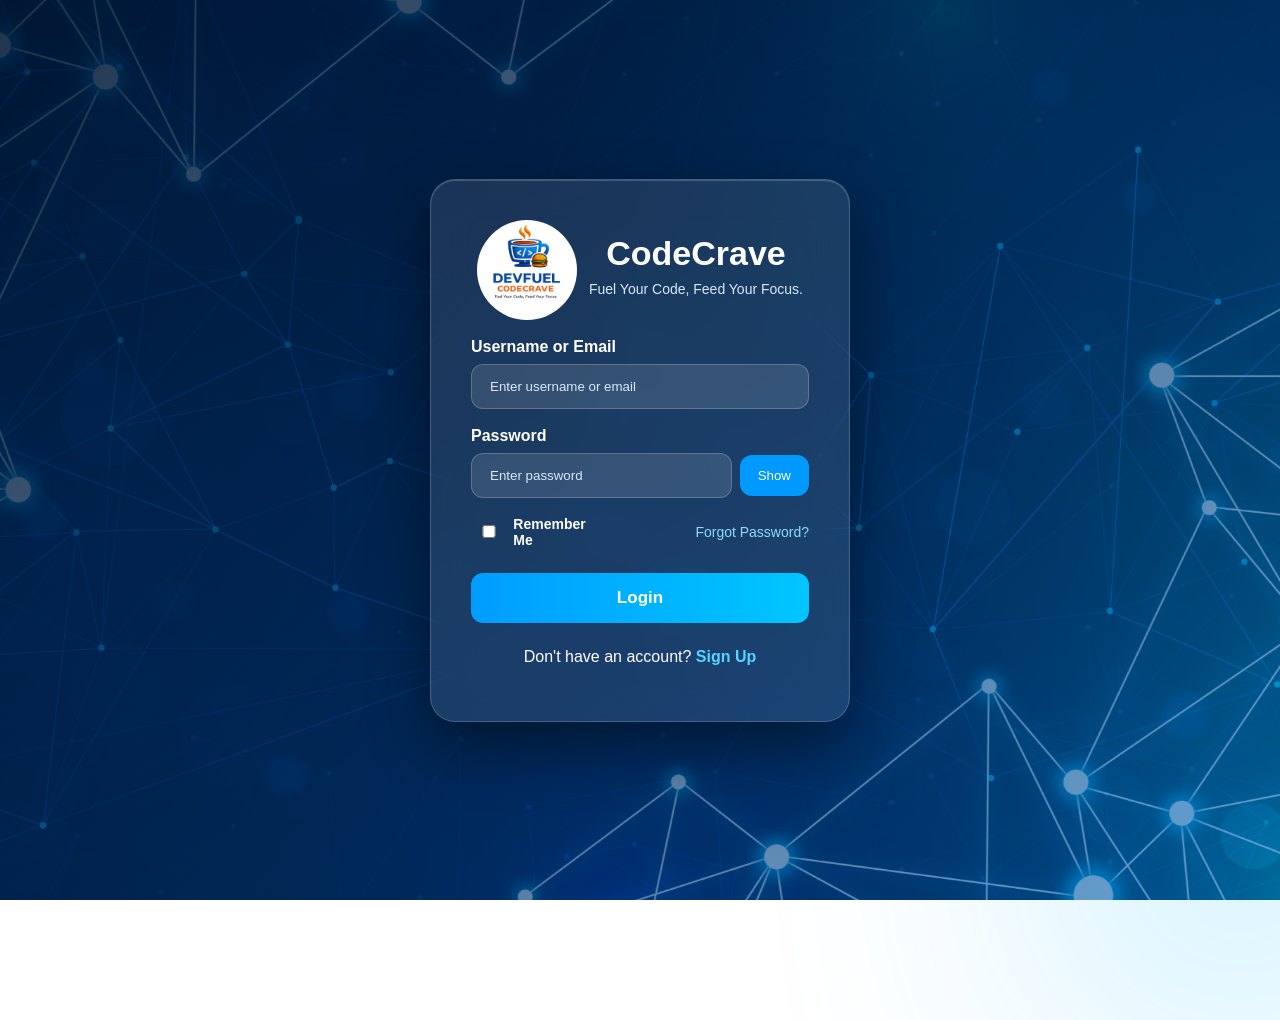
<file: index.html>
<!DOCTYPE html>
<html lang="en">
<head>
    <meta charset="UTF-8">
    <meta name="viewport" content="width=device-width, initial-scale=1.0">
    <title>Login Page</title>

    <link rel="stylesheet" href="style.css">
</head>
<body>

    <div class="background">
    <div class="circle"></div>
    <div class="circle"></div>
    </div>

<div class="container">
    <form id="loginForm" class="login-box">

        <div class="brand">
            <img src="Logo.png" alt="CodeCrave Logo" class="logo">
        <h2>CodeCrave</h2>

        </div>

        <label for="username">Username or Email</label>
        <input type="text" id="username" placeholder="Enter username or email">
        <small id="userError" class="error"></small>

        <label for="password">Password</label>

        <div class="password-box">
            <input type="password" id="password" placeholder="Enter password">
            <button type="button" id="togglePassword">Show</button>
        </div>

        <small id="passError" class="error"></small>

        <div class="options">
            <label>
                <input type="checkbox">
                Remember Me
            </label>

            <a href="#" id="forgotPassword">Forgot Password?</a>
        </div>

        <button type="submit" class="login-btn">Login</button>

        <p class="signup">
            Don't have an account?
            <a href="#" id="signUp">Sign Up</a>
        </p>

        <p id="message"></p>

    </form>
</div>

<script src="script.js"></script>

</body>
</html>
</file>
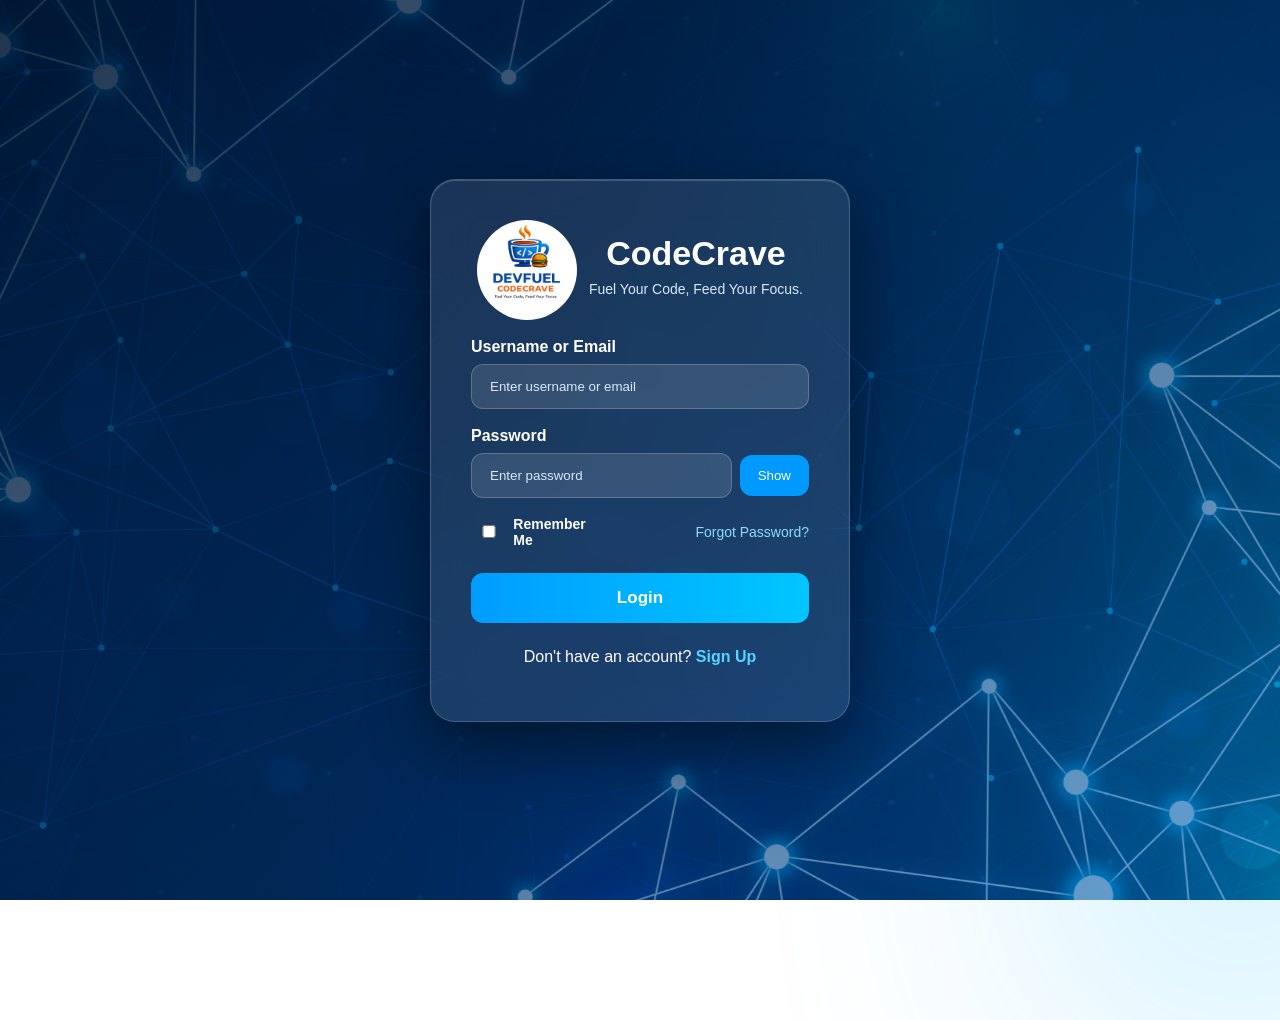
<file: E-Commerce/index.html>
<!DOCTYPE html>
<html lang="en">
<head>
    <meta charset="UTF-8">
    <meta name="viewport" content="width=device-width, initial-scale=1.0">
    <title>Login Page</title>

    <link rel="stylesheet" href="style.css">
</head>
<body>

    <div class="background">
    <div class="circle"></div>
    <div class="circle"></div>
    </div>

<div class="container">
    <form id="loginForm" class="login-box">

        <div class="brand">
            <img src="Logo.png" alt="CodeCrave Logo" class="logo">
        <h2>CodeCrave</h2>

        </div>

        <label for="username">Username or Email</label>
        <input type="text" id="username" placeholder="Enter username or email">
        <small id="userError" class="error"></small>

        <label for="password">Password</label>

        <div class="password-box">
            <input type="password" id="password" placeholder="Enter password">
            <button type="button" id="togglePassword">Show</button>
        </div>

        <small id="passError" class="error"></small>

        <div class="options">
            <label>
                <input type="checkbox">
                Remember Me
            </label>

            <a href="#" id="forgotPassword">Forgot Password?</a>
        </div>

        <button type="submit" class="login-btn">Login</button>

        <p class="signup">
            Don't have an account?
            <a href="#" id="signUp">Sign Up</a>
        </p>

        <p id="message"></p>

    </form>
</div>

<script src="script.js"></script>

</body>
</html>
</file>
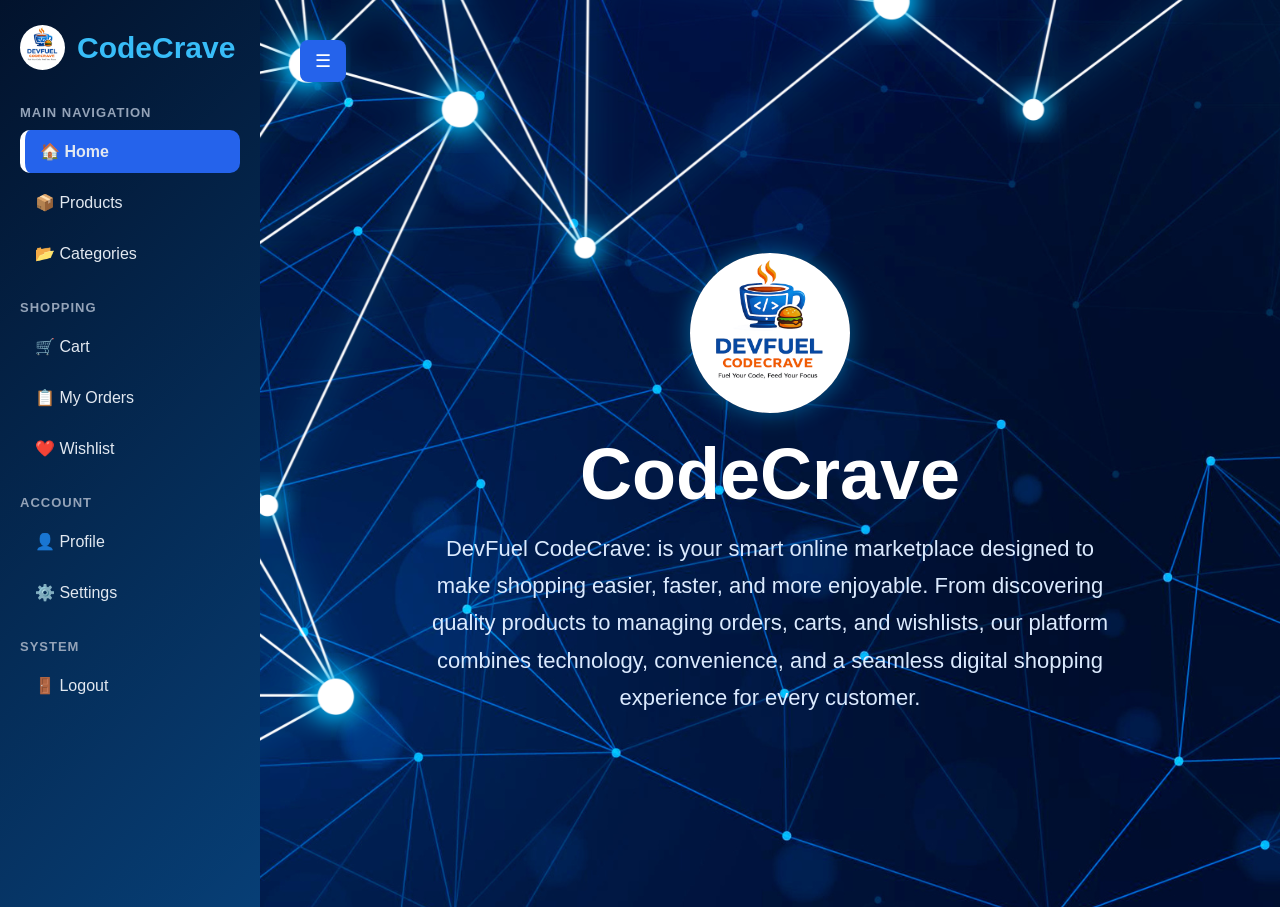
<file: side-menu.html>
<!DOCTYPE html>
<html lang="en">
<head>
    <meta charset="UTF-8">
    <meta name="viewport" content="width=device-width, initial-scale=1.0">
    <title>CodeCrave Dashboard</title>
    <link rel="stylesheet" href="side-menu.css">
</head>
<body>
    
        <div class="sidebar" id="sidebar">
            <div class="logo">
    <img src="Logo.png" alt="CodeCrave Logo" class="sidebar-logo">
    <span>CodeCrave</span>

    </div>
            <div class="menu-group"> 
            <h4>Main Navigation</h4>
            <a href="#" class="active">🏠 Home</a> 
            <a href="#">📦 Products</a> 
            <a href="#">📂 Categories</a> 
        
        </div> 
        
        
        <div class="menu-group"> 
            <h4>Shopping</h4> 
            <a href="#">🛒 Cart</a> 
            <a href="#">📋 My Orders</a> 
            <a href="#">❤️ Wishlist</a> 
        
        </div> 
        
        
        <div class="menu-group"> 
            <h4>Account</h4> 
            <a href="#">👤 Profile</a> 
            <a href="#">⚙️ Settings</a> 
        
        </div> 
        
            
        <div class="menu-group"> 
            <h4>System</h4> 
            <a href="#" id="logoutBtn">🚪 Logout</a> 
        
        </div> 
    
    </div> 
    
    <div class="main-content"> 
        <button class="toggle-btn" onclick="toggleMenu()">☰</button> 
        
       <div class="hero">
    <img src="Logo.png" alt="CodeCrave Logo" class="hero-logo">

    <h1>CodeCrave</h1>

    <p class="tagline">
        
        DevFuel CodeCrave: 
        is your smart online marketplace designed to make 
        shopping easier, faster, and more enjoyable. From discovering quality 
        products to managing orders, carts, and wishlists, our platform combines 
        technology, convenience, and a seamless digital shopping experience 
        for every customer.
</p>

</div>
    
    </div> 
    
    <script src="side-menu.js"></script> 

</body> 
</html>
</file>
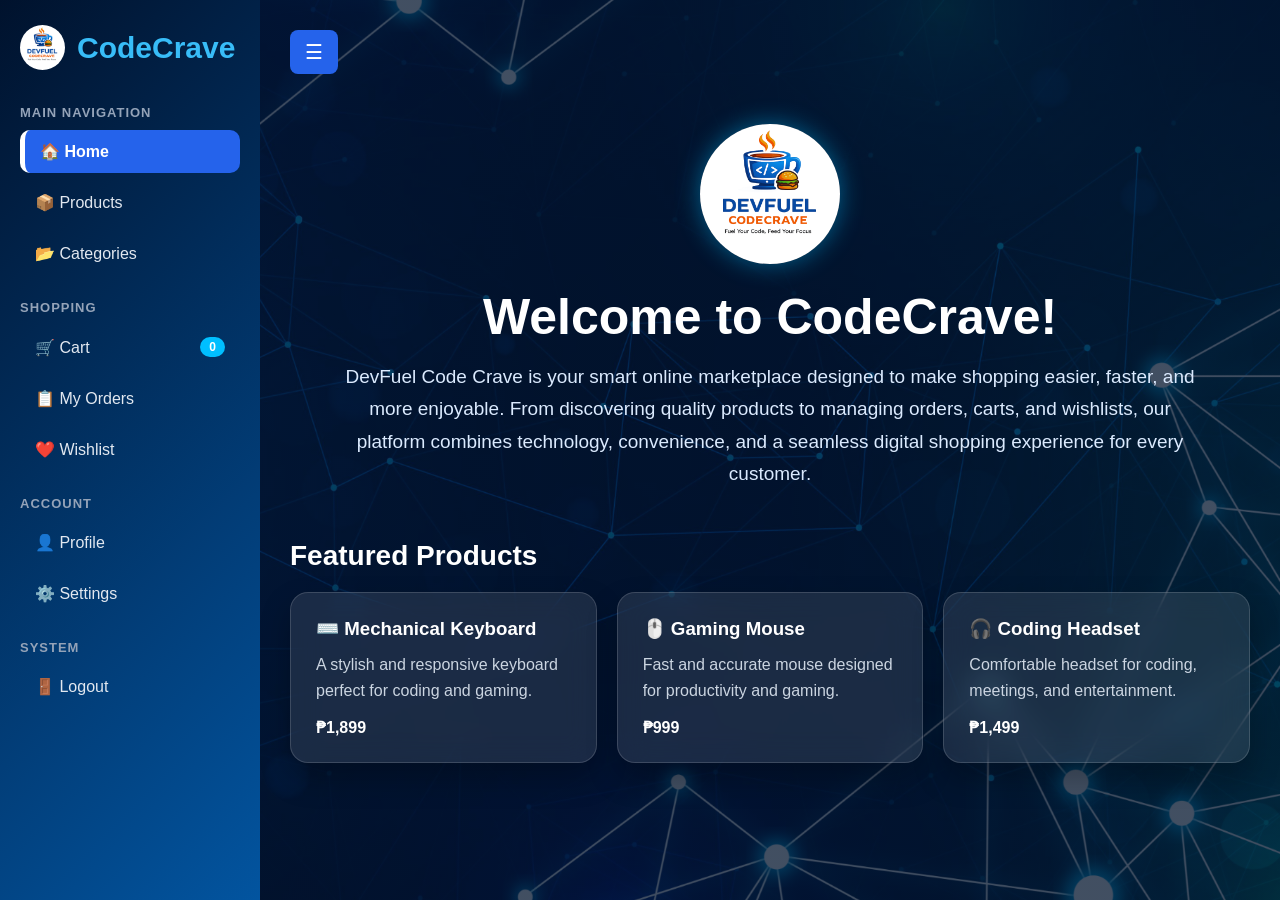
<file: E-Commerce/side-menu.html>
<!DOCTYPE html>
<html lang="en">

<head>
    <meta charset="UTF-8">
    <meta name="viewport" content="width=device-width, initial-scale=1.0">

    <title>CodeCrave</title>

    <link rel="stylesheet" href="side-menu.css">
</head>

<body>

    <div class="sidebar" id="sidebar">

        <div class="logo">
            <img src="Logo.png" alt="CodeCrave Logo" class="sidebar-logo">
            <span>CodeCrave</span>
        </div>

        <div class="menu-group">

            <h4>Main Navigation</h4>

            <a href="Side-menu contents/Home.html" class="menu-link active">
                🏠 Home
            </a>

            <a href="Side-menu contents/Products.html" class="menu-link">
                📦 Products
            </a>

            <a href="Side-menu contents/Categories.html" class="menu-link">
                📂 Categories
            </a>

        </div>

        <div class="menu-group">

            <h4>Shopping</h4>

            <a href="Side-menu contents/Cart.html" class="menu-link">
                🛒 Cart
                <span class="cart-count" id="cartCount">0</span>
            </a>

            <a href="Side-menu contents/My Orders.html" class="menu-link">
                📋 My Orders
            </a>

            <a href="Side-menu contents/Wishlist.html" class="menu-link">
                ❤️ Wishlist
            </a>

        </div>

        <div class="menu-group">

            <h4>Account</h4>

            <a href="Side-menu contents/Profile.html" class="menu-link">
                👤 Profile
            </a>

            <a href="Side-menu contents/Setting.html" class="menu-link">
                ⚙️ Settings
            </a>

        </div>

        <div class="menu-group">

            <h4>System</h4>

            <a href="#" id="logoutBtn">
                🚪 Logout
            </a>

        </div>

    </div>


    <div class="main-content">

        <button class="toggle-btn" id="toggleBtn">☰</button>


        <section id="home" class="content-section active-section">

            <div class="hero">

                <img src="Logo.png"
                     alt="CodeCrave Logo"
                     class="hero-logo">

                <h1>Welcome to CodeCrave!</h1>

                <p class="tagline">
                    DevFuel Code Crave is your smart online marketplace
                    designed to make shopping easier, faster, and more enjoyable.
                    From discovering quality products to managing orders, carts,
                    and wishlists, our platform combines technology, convenience,
                    and a seamless digital shopping experience for every customer.
                </p>

            </div>

            
            <h2 class="section-title">
                Featured Products
            </h2>


            <div class="cards">

                <div class="card">

                    <h3>⌨️ Mechanical Keyboard</h3>

                    <p>
                        A stylish and responsive keyboard perfect
                        for coding and gaming.
                    </p>

                    <strong>₱1,899</strong>

                </div>


                <div class="card">

                    <h3>🖱️ Gaming Mouse</h3>

                    <p>
                        Fast and accurate mouse designed for
                        productivity and gaming.
                    </p>

                    <strong>₱999</strong>

                </div>


                <div class="card">

                    <h3>🎧 Coding Headset</h3>

                    <p>
                        Comfortable headset for coding,
                        meetings, and entertainment.
                    </p>

                    <strong>₱1,499</strong>

                </div>

            </div>

        </section>

    </div>


    <script src="side-menu.js"></script>

</body>
</html>
</file>
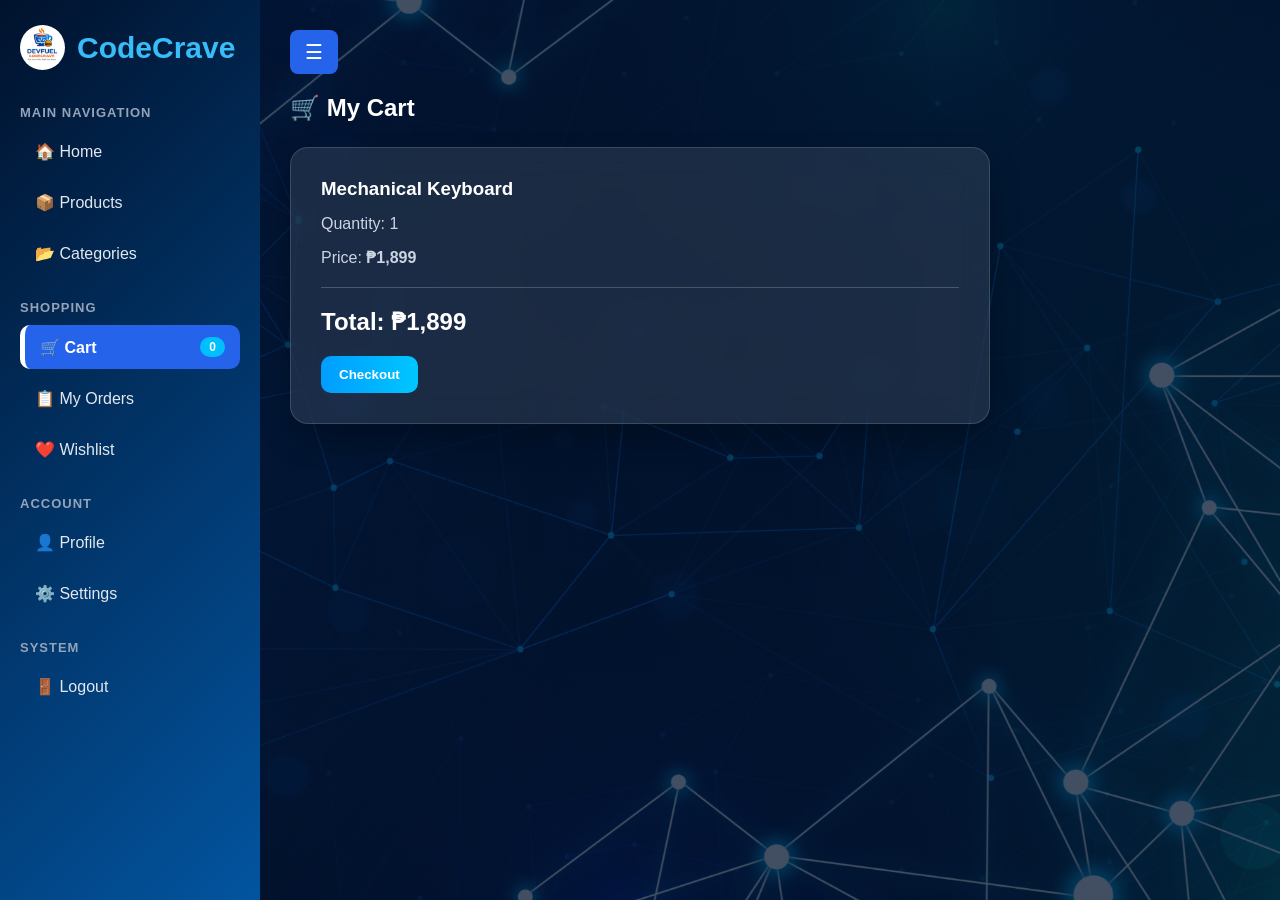
<file: E-Commerce/Side-menu contents/Cart.html>
<!DOCTYPE html>
<html lang="en">
<head>
    <meta charset="UTF-8">
    <meta name="viewport" content="width=device-width, initial-scale=1.0">
    <title>Cart</title>
    <link rel="stylesheet" href="../side-menu.css">
</head>
<body>

       <div class="sidebar" id="sidebar">

        <div class="logo">
            <img src="../Logo.png" alt="CodeCrave Logo" class="sidebar-logo">
            <span>CodeCrave</span>
        </div>

        <div class="menu-group">

            <h4>Main Navigation</h4>

            <a href="Home.html" class="menu-link">
                🏠 Home
            </a>

            <a href="Products.html" class="menu-link">
                📦 Products
            </a>

            <a href="Categories.html" class="menu-link">
                📂 Categories
            </a>

        </div>

        <div class="menu-group">

            <h4>Shopping</h4>

            <a href="Cart.html" class="menu-link active">
                🛒 Cart
                <span class="cart-count" id="cartCount">0</span>
            </a>

            <a href="My Orders.html" class="menu-link">
                📋 My Orders
            </a>

            <a href="Wishlist.html" class="menu-link">
                ❤️ Wishlist
            </a>

        </div>

        <div class="menu-group">

            <h4>Account</h4>

            <a href="Profile.html" class="menu-link">
                👤 Profile
            </a>

            <a href="Setting.html" class="menu-link">
                ⚙️ Settings
            </a>

        </div>

        <div class="menu-group">

            <h4>System</h4>

            <a href="#" id="logoutBtn">
                🚪 Logout
            </a>

        </div>

    </div>


    <!-- ================================
         MAIN CONTENT
    ================================= -->

    <div class="main-content">

        <button class="toggle-btn" id="toggleBtn">
            ☰
        </button>


        <!-- CART CONTENT -->

        <section id="cart" class="content-section active-section">

            <h1>🛒 My Cart</h1>

            <div class="cart-box">

                <h3>Mechanical Keyboard</h3>

                <p>
                    Quantity:
                    <span id="quantity">1</span>
                </p>

                <p>
                    Price:
                    <strong>₱1,899</strong>
                </p>

                <hr>

                <h2>
                    Total: ₱1,899
                </h2>

                <button class="action-btn" id="checkoutBtn">
                    Checkout
                </button>

            </div>

        </section>

    </div>

</section>
            <script src="../side-menu.js"></script>
</body>
</html>
</file>
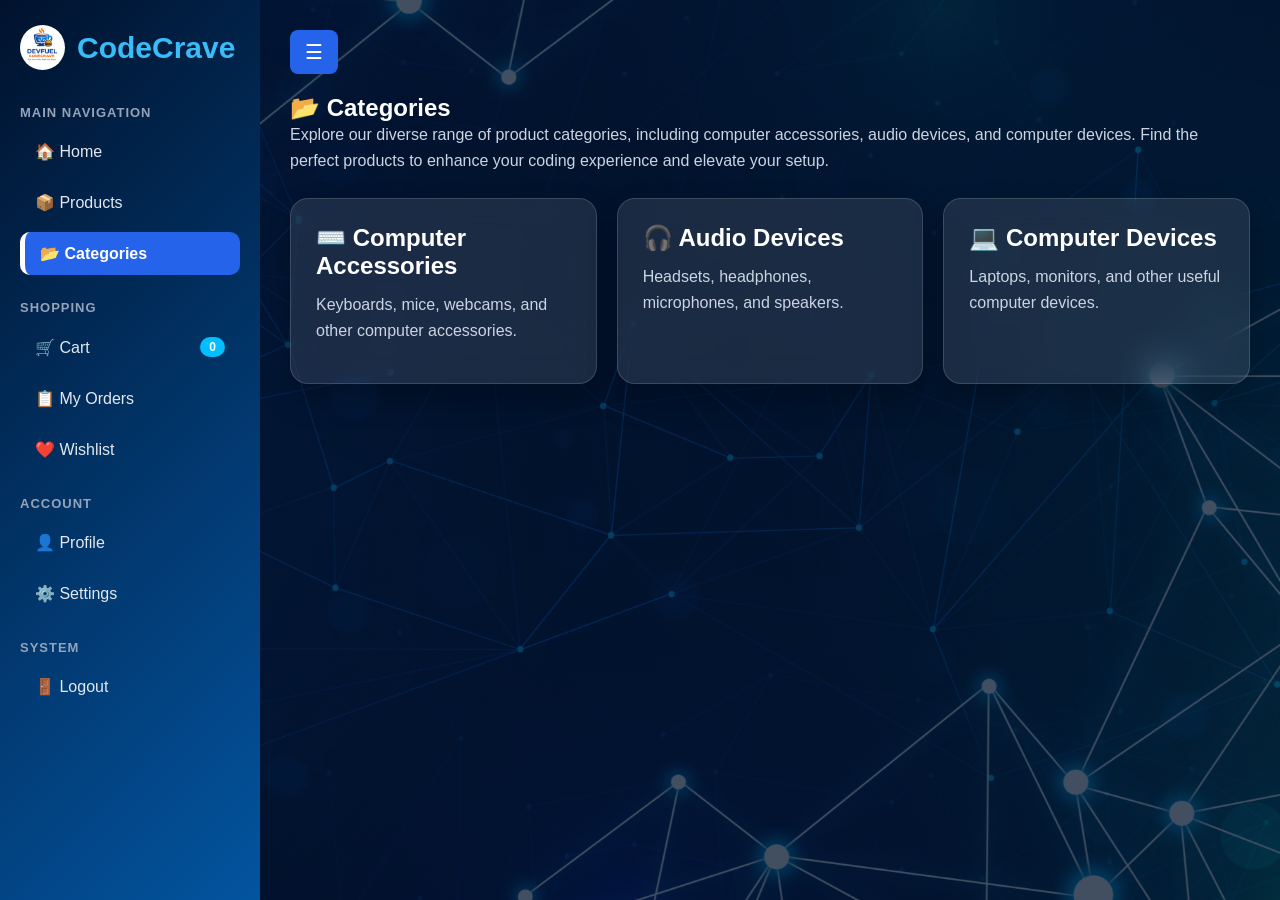
<file: E-Commerce/Side-menu contents/Categories.html>
<!DOCTYPE html>
<html lang="en">

<head>
    <meta charset="UTF-8">
    <meta name="viewport" content="width=device-width, initial-scale=1.0">
    <title>Categories</title>

    <link rel="stylesheet" href="../side-menu.css">
</head>

<body>

    <!-- SIDEBAR -->
    <div class="sidebar" id="sidebar">

        <div class="logo">
            <img src="../Logo.png" alt="CodeCrave Logo" class="sidebar-logo">
            <span>CodeCrave</span>
        </div>

        <div class="menu-group">

            <h4>Main Navigation</h4>

            <a href="Home.html" class="menu-link">
                🏠 Home
            </a>

            <a href="Products.html" class="menu-link">
                📦 Products
            </a>

            <a href="Categories.html" class="menu-link active">
                📂 Categories
            </a>

        </div>

        <div class="menu-group">

            <h4>Shopping</h4>

            <a href="Cart.html" class="menu-link">
                🛒 Cart
                <span class="cart-count" id="cartCount">0</span>
            </a>

            <a href="My Orders.html" class="menu-link">
                📋 My Orders
            </a>

            <a href="Wishlist.html" class="menu-link">
                ❤️ Wishlist
            </a>

        </div>

        <div class="menu-group">

            <h4>Account</h4>

            <a href="Profile.html" class="menu-link">
                👤 Profile
            </a>

            <a href="Setting.html" class="menu-link">
                ⚙️ Settings
            </a>

        </div>

        <div class="menu-group">

            <h4>System</h4>

            <a href="#" id="logoutBtn">
                🚪 Logout
            </a>

        </div>

    </div>


    <!-- MAIN CONTENT -->
    <div class="main-content">

        <button class="toggle-btn" id="toggleBtn">☰</button>

        <section id="categories" class="content-section active-section">

            <h1>📂 Categories</h1>

            <p class="section-description">
                Explore our diverse range of product categories, including computer accessories, audio devices, and computer devices. Find the perfect products to enhance your coding experience and elevate your setup.
            </p>

            <div class="cards">

                <div class="category-card">

                    <h2>⌨️ Computer Accessories</h2>

                    <p>
                        Keyboards, mice, webcams,
                        and other computer accessories.
                    </p>

                </div>

                <div class="category-card">

                    <h2>🎧 Audio Devices</h2>

                    <p>
                        Headsets, headphones,
                        microphones, and speakers.
                    </p>

                </div>

                <div class="category-card">

                    <h2>💻 Computer Devices</h2>

                    <p>
                        Laptops, monitors,
                        and other useful computer devices.
                    </p>

                </div>

            </div>

        </section>

    </div>

    <script src="../side-menu.js"></script>

</body>
</html>
</file>
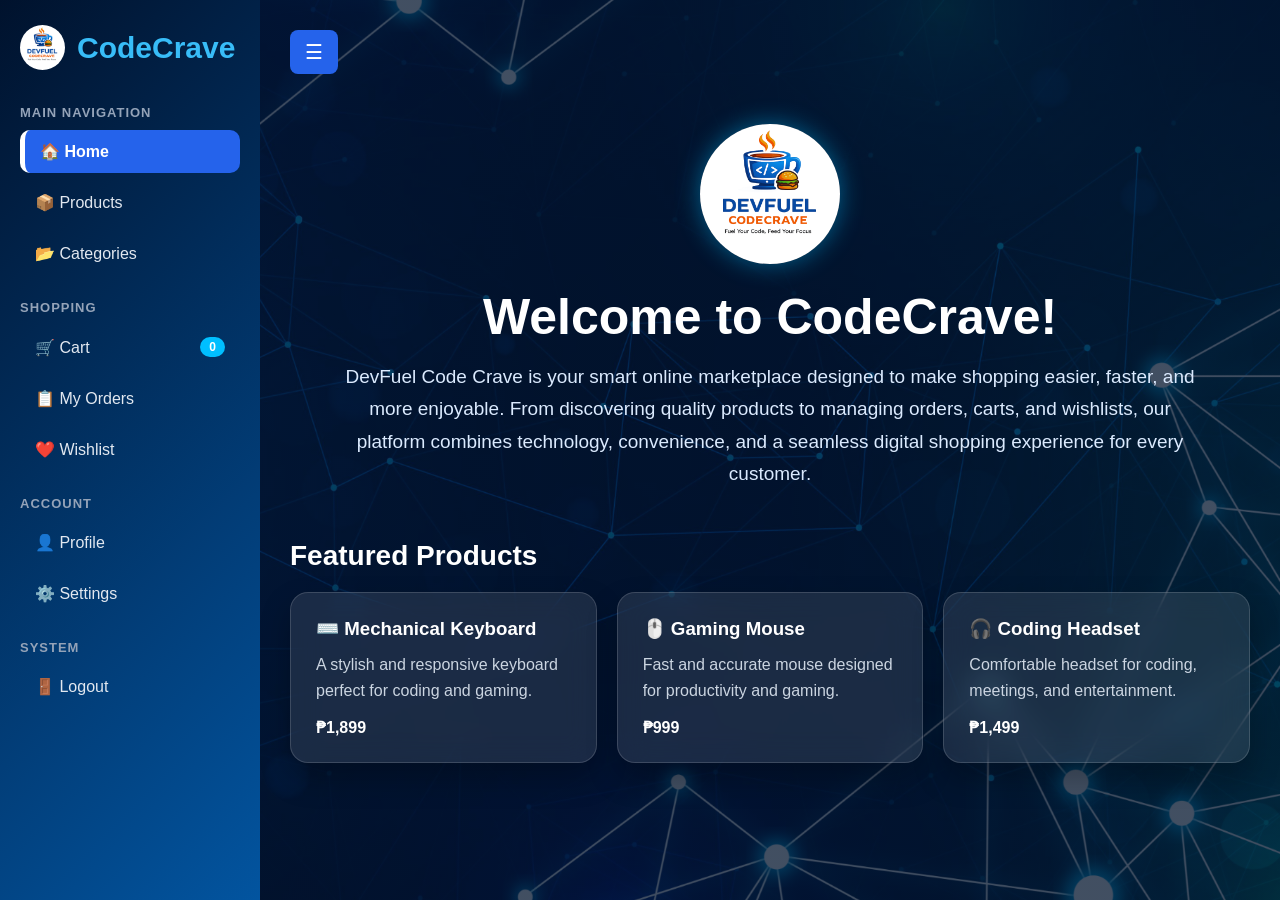
<file: E-Commerce/Side-menu contents/Home.html>
<!DOCTYPE html>
<html lang="en">

<head>
    <meta charset="UTF-8">
    <meta name="viewport" content="width=device-width, initial-scale=1.0">

    <title>Home - CodeCrave</title>

    <link rel="stylesheet" href="../side-menu.css">
</head>

<body>

    <div class="sidebar" id="sidebar">

        <div class="logo">
            <img src="../Logo.png" alt="CodeCrave Logo" class="sidebar-logo">
            <span>CodeCrave</span>
        </div>

        <div class="menu-group">

            <h4>Main Navigation</h4>

            <a href="Home.html" class="menu-link active">
                🏠 Home
            </a>

            <a href="Products.html" class="menu-link">
                📦 Products
            </a>

            <a href="Categories.html" class="menu-link">
                📂 Categories
            </a>

        </div>

        <div class="menu-group">

            <h4>Shopping</h4>

            <a href="Cart.html" class="menu-link">
                🛒 Cart
                <span class="cart-count" id="cartCount">0</span>
            </a>

            <a href="My Orders.html" class="menu-link">
                📋 My Orders
            </a>

            <a href="Wishlist.html" class="menu-link">
                ❤️ Wishlist
            </a>

        </div>

        <div class="menu-group">

            <h4>Account</h4>

            <a href="Profile.html" class="menu-link">
                👤 Profile
            </a>

            <a href="Setting.html" class="menu-link">
                ⚙️ Settings
            </a>

        </div>

        <div class="menu-group">

            <h4>System</h4>

            <a href="#" id="logoutBtn">
                🚪 Logout
            </a>

        </div>

    </div>


    <div class="main-content">

        <button class="toggle-btn" id="toggleBtn">☰</button>


        <section id="home" class="content-section active-section">

            <div class="hero">

                <img src="../Logo.png"
                     alt="CodeCrave Logo"
                     class="hero-logo">

                <h1>Welcome to CodeCrave!</h1>

                <p class="tagline">
                    DevFuel Code Crave is your smart online marketplace
                    designed to make shopping easier, faster, and more enjoyable.
                    From discovering quality products to managing orders, carts,
                    and wishlists, our platform combines technology, convenience,
                    and a seamless digital shopping experience for every customer.
                </p>

            </div>


            <h2 class="section-title">
                Featured Products
            </h2>


            <div class="cards">

                <div class="card">

                    <h3>⌨️ Mechanical Keyboard</h3>

                    <p>
                        A stylish and responsive keyboard perfect
                        for coding and gaming.
                    </p>

                    <strong>₱1,899</strong>

                </div>


                <div class="card">

                    <h3>🖱️ Gaming Mouse</h3>

                    <p>
                        Fast and accurate mouse designed for
                        productivity and gaming.
                    </p>

                    <strong>₱999</strong>

                </div>


                <div class="card">

                    <h3>🎧 Coding Headset</h3>

                    <p>
                        Comfortable headset for coding,
                        meetings, and entertainment.
                    </p>

                    <strong>₱1,499</strong>

                </div>

            </div>

        </section>

    </div>


    <script src="../side-menu.js"></script>

</body>

</html>
</file>
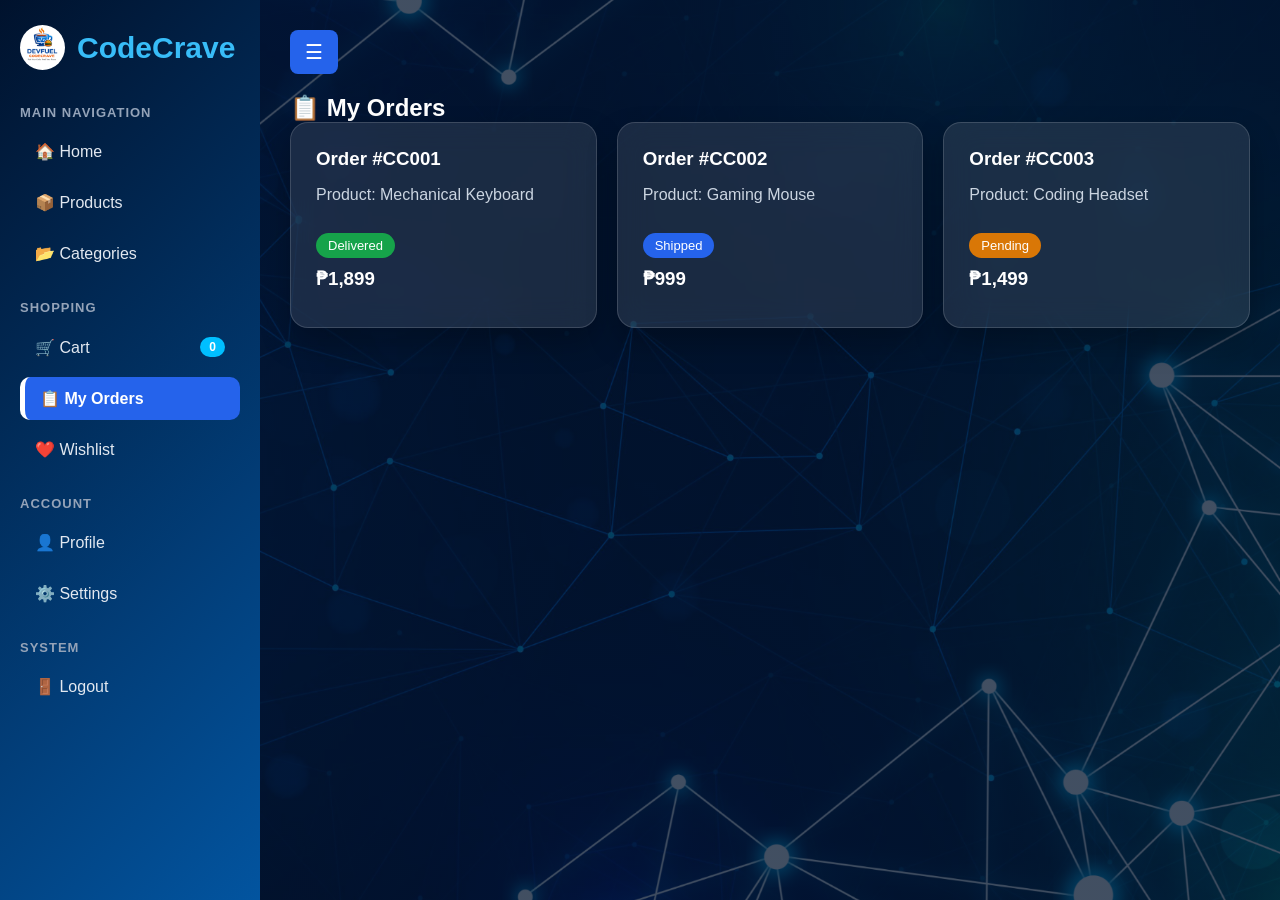
<file: E-Commerce/Side-menu contents/My Orders.html>
<!DOCTYPE html>
<html lang="en">

<head>
    <meta charset="UTF-8">
    <meta name="viewport" content="width=device-width, initial-scale=1.0">
    <title>Categories</title>

    <link rel="stylesheet" href="../side-menu.css">
</head>

<body>

    <!-- SIDEBAR -->
    <div class="sidebar" id="sidebar">

        <div class="logo">
            <img src="../Logo.png" alt="CodeCrave Logo" class="sidebar-logo">
            <span>CodeCrave</span>
        </div>

        <div class="menu-group">
            <h4>Main Navigation</h4>

            <a href="Home.html" class="menu-link">🏠 Home</a>
            <a href="Products.html" class="menu-link">📦 Products</a>
            <a href="Categories.html" class="menu-link">📂 Categories</a>
        </div>

        <div class="menu-group">
            <h4>Shopping</h4>

            <a href="Cart.html" class="menu-link">
                🛒 Cart
                <span class="cart-count" id="cartCount">0</span>
            </a>

            <a href="My Orders.html" class="menu-link active">
                📋 My Orders
            </a>

            <a href="Wishlist.html" class="menu-link">❤️ Wishlist</a>
        </div>

        <div class="menu-group">
            <h4>Account</h4>

            <a href="Profile.html" class="menu-link">👤 Profile</a>
            <a href="Setting.html" class="menu-link">⚙️ Settings</a>
        </div>

        <div class="menu-group">
            <h4>System</h4>
            <a href="#" id="logoutBtn">🚪 Logout</a>
        </div>

    </div>


    <!-- MAIN CONTENT -->
    <div class="main-content">

        <button class="toggle-btn" id="toggleBtn">☰</button>

        <!-- DITO MISMO ANG EXISTING ORDERS CONTENT MO -->

        <section id="orders" class="content-section active-section">

            <h1>📋 My Orders</h1>

            <div class="cards">

                <div class="order-card">
                    <h3>Order #CC001</h3>

                    <p>
                        Product: Mechanical Keyboard
                    </p>

                    <span class="status delivered">
                        Delivered
                    </span>

                    <h3>₱1,899</h3>
                </div>

                <div class="order-card">
                    <h3>Order #CC002</h3>

                    <p>
                        Product: Gaming Mouse
                    </p>

                    <span class="status shipped">
                        Shipped
                    </span>

                    <h3>₱999</h3>
                </div>

                <div class="order-card">
                    <h3>Order #CC003</h3>

                    <p>
                        Product: Coding Headset
                    </p>

                    <span class="status pending">
                        Pending
                    </span>

                    <h3>₱1,499</h3>
                </div>

            </div>

        </section>

    </div>

    <script src="../side-menu.js"></script>

</body>
</file>
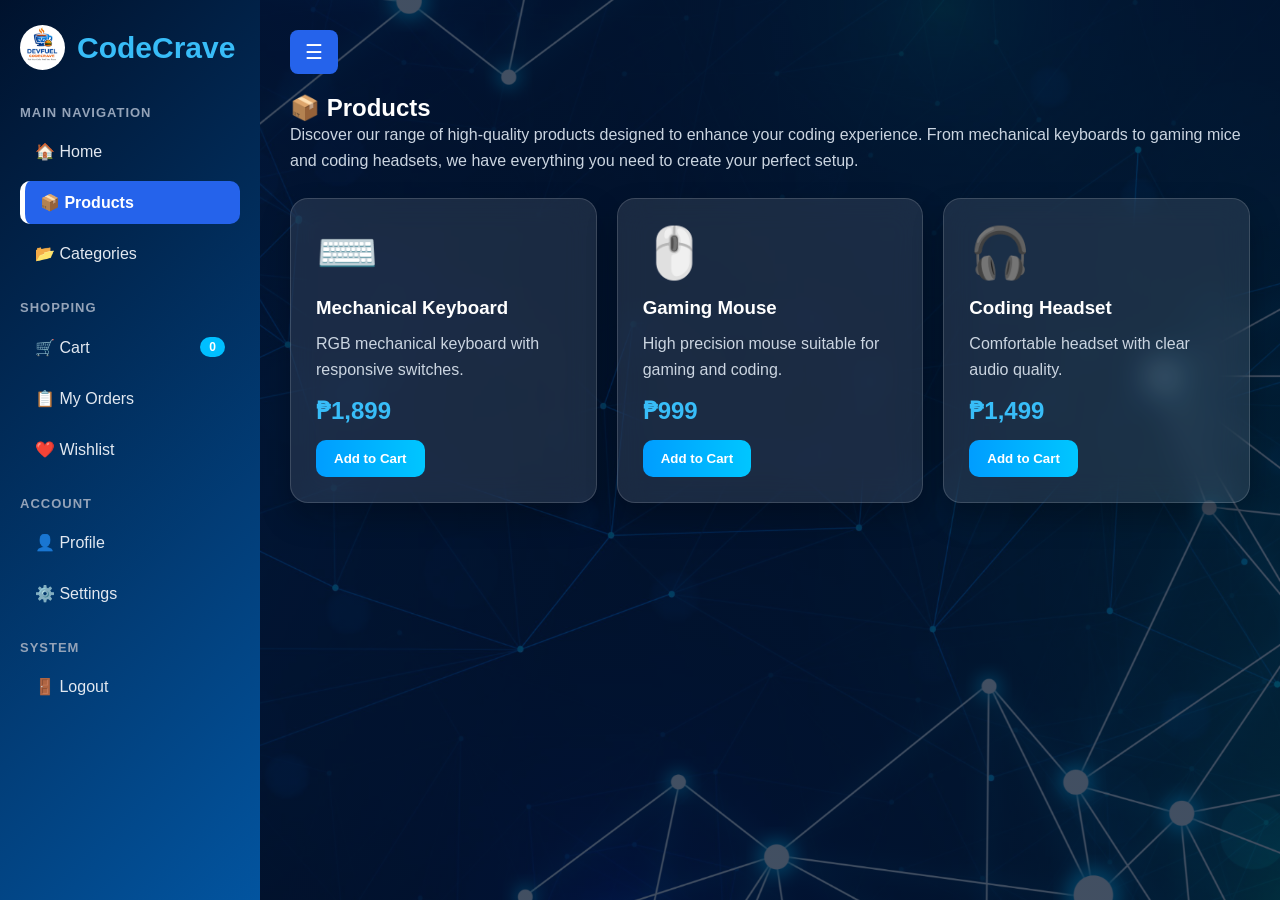
<file: E-Commerce/Side-menu contents/Products.html>
<!DOCTYPE html>
<html lang="en">

<head>
    <meta charset="UTF-8">
    <meta name="viewport" content="width=device-width, initial-scale=1.0">
    <title>Products - CodeCrave</title>
    <link rel="stylesheet" href="../side-menu.css">
</head>

<body>

    <div class="sidebar" id="sidebar">

        <div class="logo">
            <img src="../Logo.png" alt="CodeCrave Logo" class="sidebar-logo">
            <span>CodeCrave</span>
        </div>

        <div class="menu-group">

            <h4>Main Navigation</h4>

            <a href="Home.html" class="menu-link">
                🏠 Home
            </a>

            <a href="Products.html" class="menu-link active">
                📦 Products
            </a>

            <a href="Categories.html" class="menu-link">
                📂 Categories
            </a>

        </div>

        <div class="menu-group">

            <h4>Shopping</h4>

            <a href="Cart.html" class="menu-link">
                🛒 Cart
                <span class="cart-count" id="cartCount">0</span>
            </a>

            <a href="My Orders.html" class="menu-link">
                📋 My Orders
            </a>

            <a href="Wishlist.html" class="menu-link">
                ❤️ Wishlist
            </a>

        </div>

        <div class="menu-group">

            <h4>Account</h4>

            <a href="Profile.html" class="menu-link">
                👤 Profile
            </a>

            <a href="Setting.html" class="menu-link">
                ⚙️ Settings
            </a>

        </div>

        <div class="menu-group">

            <h4>System</h4>

            <a href="#" id="logoutBtn">
                🚪 Logout
            </a>

        </div>

    </div>


    <div class="main-content">

        <button class="toggle-btn" id="toggleBtn">
            ☰
        </button>

        <section id="products" class="content-section active-section">

            <h1>📦 Products</h1>

            <p class="section-description">
                Discover our range of high-quality products designed to enhance your coding experience. From mechanical keyboards to gaming mice and coding headsets, we have everything you need to create your perfect setup.
            </p>

            <div class="cards">

                <div class="product-card">

                    <div class="product-icon">
                        ⌨️
                    </div>

                    <h3>Mechanical Keyboard</h3>

                    <p>
                        RGB mechanical keyboard with
                        responsive switches.
                    </p>

                    <h2>₱1,899</h2>

                    <button class="action-btn add-cart"
                            data-product="Mechanical Keyboard">
                        Add to Cart
                    </button>

                </div>


                <div class="product-card">

                    <div class="product-icon">
                        🖱️
                    </div>

                    <h3>Gaming Mouse</h3>

                    <p>
                        High precision mouse suitable
                        for gaming and coding.
                    </p>

                    <h2>₱999</h2>

                    <button class="action-btn add-cart"
                            data-product="Gaming Mouse">
                        Add to Cart
                    </button>

                </div>


                <div class="product-card">

                    <div class="product-icon">
                        🎧
                    </div>

                    <h3>Coding Headset</h3>

                    <p>
                        Comfortable headset with
                        clear audio quality.
                    </p>

                    <h2>₱1,499</h2>

                    <button class="action-btn add-cart"
                            data-product="Coding Headset">
                        Add to Cart
                    </button>

                </div>

            </div>

        </section>

    </div>


    <script src="../side-menu.js"></script>

</body>
</html>
</file>
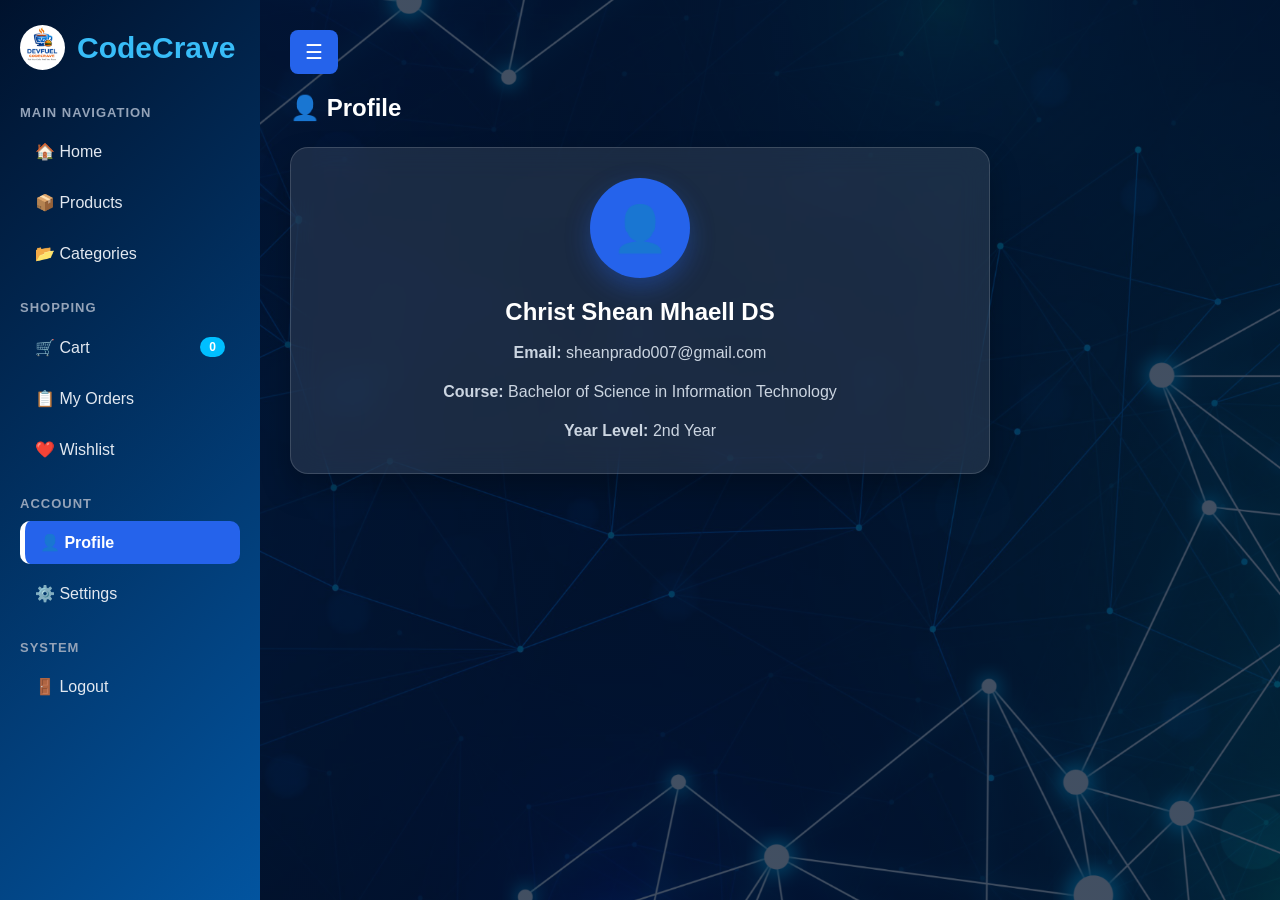
<file: E-Commerce/Side-menu contents/Profile.html>
<!DOCTYPE html>
<html lang="en">

<head>
    <meta charset="UTF-8">
    <meta name="viewport" content="width=device-width, initial-scale=1.0">
    <title>Profile</title>
    <link rel="stylesheet" href="../side-menu.css">
</head>

<body>

    <div class="sidebar" id="sidebar">

        <div class="logo">
            <img src="../Logo.png" alt="CodeCrave Logo" class="sidebar-logo">
            <span>CodeCrave</span>
        </div>

        <div class="menu-group">

            <h4>Main Navigation</h4>

            <a href="Home.html" class="menu-link">
                🏠 Home
            </a>

            <a href="Products.html" class="menu-link">
                📦 Products
            </a>

            <a href="Categories.html" class="menu-link">
                📂 Categories
            </a>

        </div>

        <div class="menu-group">

            <h4>Shopping</h4>

            <a href="Cart.html" class="menu-link">
                🛒 Cart
                <span class="cart-count" id="cartCount">0</span>
            </a>

            <a href="My Orders.html" class="menu-link">
                📋 My Orders
            </a>

            <a href="Wishlist.html" class="menu-link">
                ❤️ Wishlist
            </a>

        </div>

        <div class="menu-group">

            <h4>Account</h4>

            <a href="Profile.html" class="menu-link active">
                👤 Profile
            </a>

            <a href="Setting.html" class="menu-link">
                ⚙️ Settings
            </a>

        </div>

        <div class="menu-group">

            <h4>System</h4>

            <a href="#" id="logoutBtn">
                🚪 Logout
            </a>

        </div>

    </div>


    <div class="main-content">

        <button class="toggle-btn" id="toggleBtn">
            ☰
        </button>

        <section id="profile" class="content-section active-section">

            <h1>👤 Profile</h1>

            <div class="profile-box">

                <div class="profile-avatar">
                    👤
                </div>

                <h2>Christ Shean Mhaell DS</h2>

                <p>
                    <strong>Email:</strong>
                    sheanprado007@gmail.com
                </p>

                <p>
                    <strong>Course:</strong>
                    Bachelor of Science in Information Technology
                </p>

                <p>
                    <strong>Year Level:</strong>
                    2nd Year
                </p>

            </div>

        </section>

    </div>


    <script src="../side-menu.js"></script>

</body>
</html>
</file>
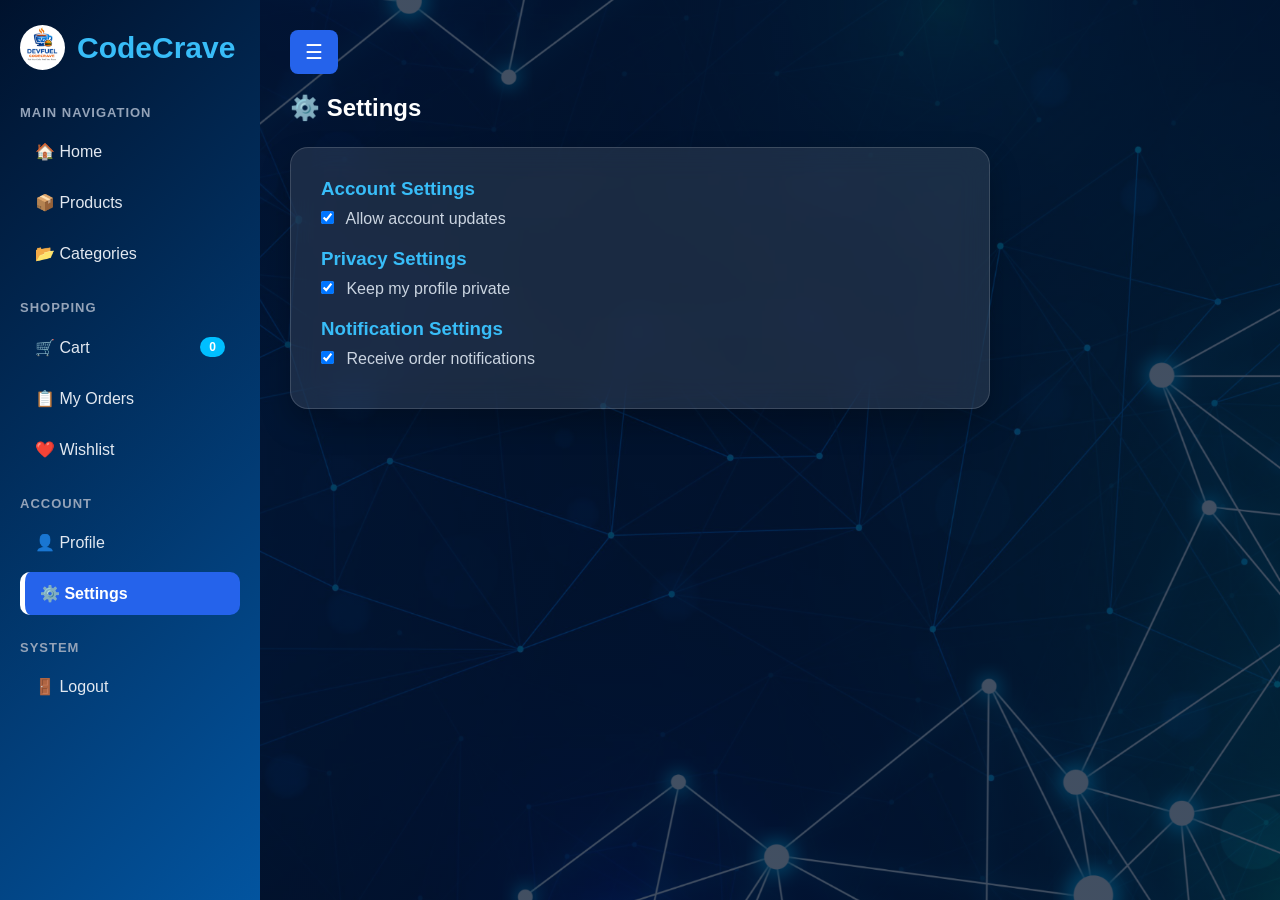
<file: E-Commerce/Side-menu contents/Setting.html>
<!DOCTYPE html>
<html lang="en">

<head>
    <meta charset="UTF-8">
    <meta name="viewport" content="width=device-width, initial-scale=1.0">
    <title>Settings</title>
    <link rel="stylesheet" href="../side-menu.css">
</head>

<body>

    <div class="sidebar" id="sidebar">

        <div class="logo">
            <img src="../Logo.png" alt="CodeCrave Logo" class="sidebar-logo">
            <span>CodeCrave</span>
        </div>

        <div class="menu-group">

            <h4>Main Navigation</h4>

            <a href="Home.html" class="menu-link">
                🏠 Home
            </a>

            <a href="Products.html" class="menu-link">
                📦 Products
            </a>

            <a href="Categories.html" class="menu-link">
                📂 Categories
            </a>

        </div>

        <div class="menu-group">

            <h4>Shopping</h4>

            <a href="Cart.html" class="menu-link">
                🛒 Cart
                <span class="cart-count" id="cartCount">0</span>
            </a>

            <a href="My Orders.html" class="menu-link">
                📋 My Orders
            </a>

            <a href="Wishlist.html" class="menu-link">
                ❤️ Wishlist
            </a>

        </div>

        <div class="menu-group">

            <h4>Account</h4>

            <a href="Profile.html" class="menu-link">
                👤 Profile
            </a>

            <a href="Setting.html" class="menu-link active">
                ⚙️ Settings
            </a>

        </div>

        <div class="menu-group">

            <h4>System</h4>

            <a href="#" id="logoutBtn">
                🚪 Logout
            </a>

        </div>

    </div>


    <div class="main-content">

        <button class="toggle-btn" id="toggleBtn">
            ☰
        </button>

        <section id="settings" class="content-section active-section">

            <h1>⚙️ Settings</h1>

            <div class="settings-box">

                <h3>Account Settings</h3>

                <label>
                    <input type="checkbox" checked>
                    Allow account updates
                </label>

                <h3>Privacy Settings</h3>

                <label>
                    <input type="checkbox" checked>
                    Keep my profile private
                </label>

                <h3>Notification Settings</h3>

                <label>
                    <input type="checkbox" checked>
                    Receive order notifications
                </label>

            </div>

        </section>

    </div>


    <script src="../side-menu.js"></script>

</body>
</html>
</file>
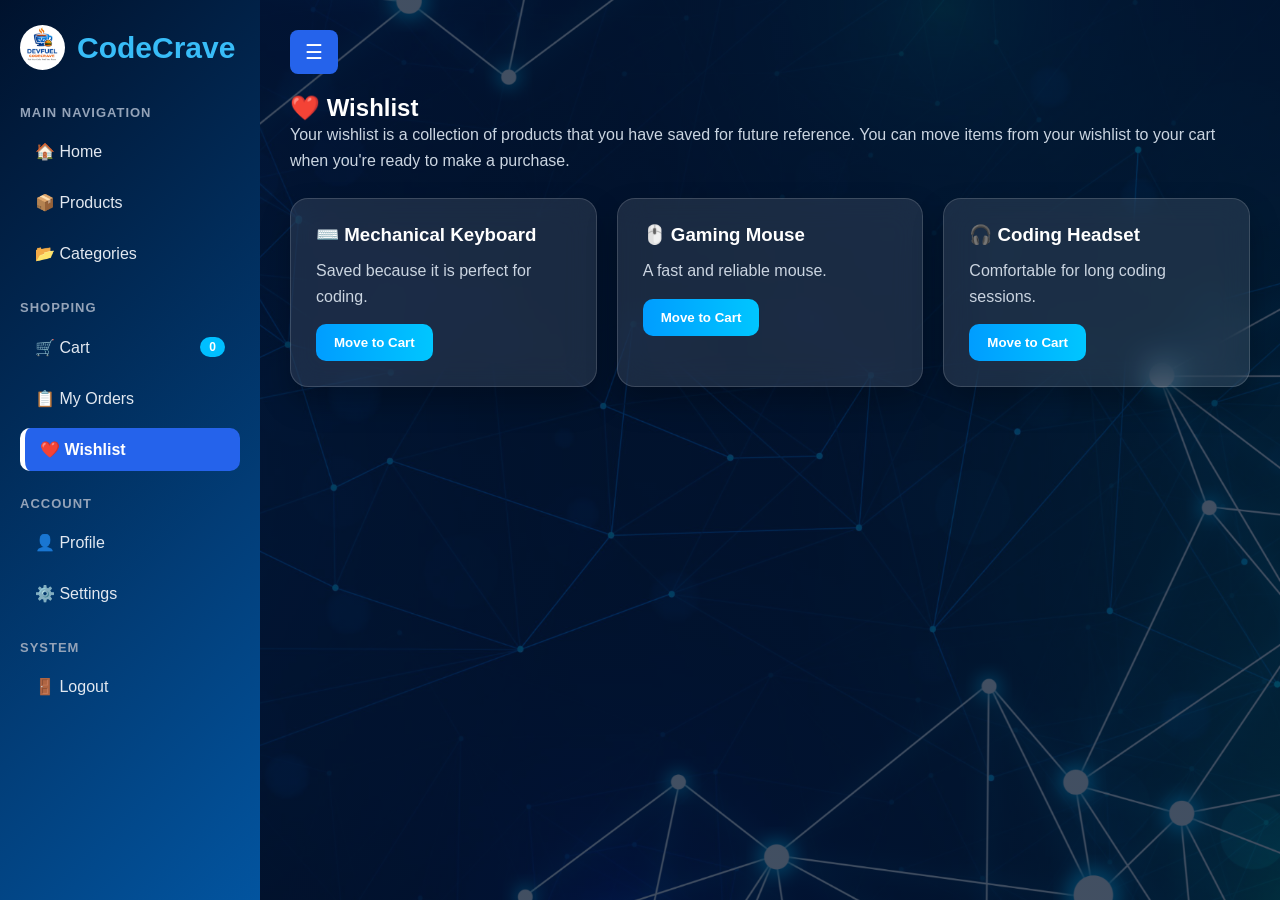
<file: E-Commerce/Side-menu contents/Wishlist.html>
<!DOCTYPE html>
<html lang="en">

<head>
    <meta charset="UTF-8">
    <meta name="viewport" content="width=device-width, initial-scale=1.0">

    <title>Wishlist</title>

    <link rel="stylesheet" href="../side-menu.css">
</head>

<body>

    <!-- ================================
         SIDEBAR
    ================================= -->

    <div class="sidebar" id="sidebar">

        <div class="logo">
            <img src="../Logo.png" alt="CodeCrave Logo" class="sidebar-logo">
            <span>CodeCrave</span>
        </div>

        <div class="menu-group">

            <h4>Main Navigation</h4>

            <a href="Home.html" class="menu-link">
                🏠 Home
            </a>

            <a href="Products.html" class="menu-link">
                📦 Products
            </a>

            <a href="Categories.html" class="menu-link">
                📂 Categories
            </a>

        </div>

        <div class="menu-group">

            <h4>Shopping</h4>

            <a href="Cart.html" class="menu-link">
                🛒 Cart
                <span class="cart-count" id="cartCount">0</span>
            </a>

            <a href="My Orders.html" class="menu-link">
                📋 My Orders
            </a>

            <a href="Wishlist.html" class="menu-link active">
                ❤️ Wishlist
            </a>

        </div>

        <div class="menu-group">

            <h4>Account</h4>

            <a href="Profile.html" class="menu-link">
                👤 Profile
            </a>

            <a href="Setting.html" class="menu-link">
                ⚙️ Settings
            </a>

        </div>

        <div class="menu-group">

            <h4>System</h4>

            <a href="#" id="logoutBtn">
                🚪 Logout
            </a>

        </div>

    </div>


    <!-- ================================
         MAIN CONTENT
    ================================= -->

    <div class="main-content">

        <button class="toggle-btn" id="toggleBtn">
            ☰
        </button>


        <section id="wishlist" class="content-section active-section">

            <h1>❤️ Wishlist</h1>

            <p class="section-description">
                Your wishlist is a collection of products that you have saved for future reference. You can move items from your wishlist to your cart when you're ready to make a purchase.
            </p>

            <div class="cards">

                <div class="wishlist-card">

                    <h3>⌨️ Mechanical Keyboard</h3>

                    <p>
                        Saved because it is perfect
                        for coding.
                    </p>

                    <button class="action-btn move-cart">
                        Move to Cart
                    </button>

                </div>


                <div class="wishlist-card">

                    <h3>🖱️ Gaming Mouse</h3>

                    <p>
                        A fast and reliable mouse.
                    </p>

                    <button class="action-btn move-cart">
                        Move to Cart
                    </button>

                </div>


                <div class="wishlist-card">

                    <h3>🎧 Coding Headset</h3>

                    <p>
                        Comfortable for long coding sessions.
                    </p>

                    <button class="action-btn move-cart">
                        Move to Cart
                    </button>

                </div>

            </div>

        </section>

    </div>


    <script src="../side-menu.js"></script>

</body>
</html>
</file>
<file: style.css>
*{
    margin:0;
    padding:0;
    box-sizing:border-box;
    font-family:'Segoe UI',Tahoma,Geneva,Verdana,sans-serif;
}

body{
    display:flex;
    justify-content:center;
    align-items:center;
    min-height:100vh;
    background:url("_Background.png") no-repeat center center/cover;
    overflow:hidden;
    position:relative;
}


body::before{
    content:"";
    position:absolute;
    inset:0;
    background:linear-gradient(
        135deg,
        rgba(0,18,45,.85),
        rgba(0,95,180,.55)
    );
}


.background{
    position:absolute;
    inset:0;
    z-index:-1;
}


.circle{
    position:absolute;
    width:320px;
    height:320px;
    border-radius:50%;
    background:#00b7ff;
    filter:blur(140px);
    opacity:.35;
}

.circle:first-child{
    top:-120px;
    left:-120px;
}

.circle:last-child{
    bottom:-120px;
    right:-120px;
}


.container{
    width:100%;
    min-height:100vh;
    display:flex;
    justify-content:center;
    align-items:center;
    position:relative;
    z-index:2;
}


.login-box{
    width:420px;
    padding:40px;
    border-radius:25px;

    background:rgba(255,255,255,.10);

    backdrop-filter:blur(20px);

    border:1px solid rgba(255,255,255,.18);

    box-shadow:
    0 25px 60px rgba(0,0,0,.45),
    inset 0 1px 1px rgba(255,255,255,.2);

    animation:fadeUp .8s ease;
}

@keyframes fadeUp{
    from{
        opacity:0;
        transform:translateY(35px);
    }
    to{
        opacity:1;
        transform:translateY(0);
    }
}

.brand{
    display:flex;
    align-items:center;
    justify-content:center;
    gap:12px;
    margin-bottom:10px;
}

.logo{
    width:100px;
    height:100px;
    object-fit:cover;
    border-radius:50%;
}

.login-box h2{
    color:#fff;
    text-align:center;
    font-size:34px;
    margin-bottom:8px;
    font-weight:700;
}


.login-box h2::after{
    content:"Fuel Your Code, Feed Your Focus.";
    display:block;
    color:#d6eaff;
    font-size:14px;
    margin-top:8px;
    font-weight:400;
}


.login-box label{
    display:block;
    color:#fff;
    margin-top:18px;
    margin-bottom:8px;
    font-weight:600;
}


.login-box input{
    width:100%;
    padding:14px 18px;
    border-radius:12px;
    border:1px solid rgba(255,255,255,.2);
    background:rgba(255,255,255,.12);
    color:#fff;
    outline:none;
    transition:.3s;
}

.login-box input::placeholder{
    color:#d9e8ff;
}

.login-box input:focus{
    border-color:#00bfff;
    box-shadow:0 0 15px rgba(0,191,255,.45);
}


.password-box{
    display:flex;
    align-items:center;
    gap:8px;
}

.password-box button{
    padding:13px 18px;
    border:none;
    border-radius:12px;
    background:#0099ff;
    color:#fff;
    cursor:pointer;
    transition:.3s;
}

.password-box button:hover{
    background:#0078d7;
}


.options{
    display:flex;
    justify-content:space-between;
    align-items:center;
    margin-top:18px;
    margin-bottom:25px;
    color:#fff;
    font-size:14px;
}

.options label{
    display:flex;
    align-items:center;
    gap:6px;
    margin:0;
}

.options a{
    color:#8fd9ff;
    text-decoration:none;
}

.options a:hover{
    color:white;
}


.login-btn{
    width:100%;
    padding:15px;
    border:none;
    border-radius:12px;
    background:linear-gradient(90deg,#009dff,#00c6ff);
    color:#fff;
    font-size:17px;
    font-weight:bold;
    cursor:pointer;
    transition:.35s;
}

.login-btn:hover{
    transform:translateY(-3px);
    box-shadow:0 10px 25px rgba(0,170,255,.45);
}


.signup{
    margin-top:25px;
    text-align:center;
    color:#fff;
}

.signup a{
    color:#55d4ff;
    text-decoration:none;
    font-weight:bold;
}

.signup a:hover{
    color:white;
}


.error{
    color:#ffb3b3;
    font-size:13px;
}


#message{
    text-align:center;
    margin-top:15px;
    color:white;
}
</file>
<file: E-Commerce/style.css>
*{
    margin:0;
    padding:0;
    box-sizing:border-box;
    font-family:'Segoe UI',Tahoma,Geneva,Verdana,sans-serif;
}

body{
    display:flex;
    justify-content:center;
    align-items:center;
    min-height:100vh;
    background:url("_Background.png") no-repeat center center/cover;
    overflow:hidden;
    position:relative;
}


body::before{
    content:"";
    position:absolute;
    inset:0;
    background:linear-gradient(
        135deg,
        rgba(0,18,45,.85),
        rgba(0,95,180,.55)
    );
}


.background{
    position:absolute;
    inset:0;
    z-index:-1;
}


.circle{
    position:absolute;
    width:320px;
    height:320px;
    border-radius:50%;
    background:#00b7ff;
    filter:blur(140px);
    opacity:.35;
}

.circle:first-child{
    top:-120px;
    left:-120px;
}

.circle:last-child{
    bottom:-120px;
    right:-120px;
}


.container{
    width:100%;
    min-height:100vh;
    display:flex;
    justify-content:center;
    align-items:center;
    position:relative;
    z-index:2;
}


.login-box{
    width:420px;
    padding:40px;
    border-radius:25px;

    background:rgba(255,255,255,.10);

    backdrop-filter:blur(20px);

    border:1px solid rgba(255,255,255,.18);

    box-shadow:
    0 25px 60px rgba(0,0,0,.45),
    inset 0 1px 1px rgba(255,255,255,.2);

    animation:fadeUp .8s ease;
}

@keyframes fadeUp{
    from{
        opacity:0;
        transform:translateY(35px);
    }
    to{
        opacity:1;
        transform:translateY(0);
    }
}

.brand{
    display:flex;
    align-items:center;
    justify-content:center;
    gap:12px;
    margin-bottom:10px;
}

.logo{
    width:100px;
    height:100px;
    object-fit:cover;
    border-radius:50%;
}

.login-box h2{
    color:#fff;
    text-align:center;
    font-size:34px;
    margin-bottom:8px;
    font-weight:700;
}


.login-box h2::after{
    content:"Fuel Your Code, Feed Your Focus.";
    display:block;
    color:#d6eaff;
    font-size:14px;
    margin-top:8px;
    font-weight:400;
}


.login-box label{
    display:block;
    color:#fff;
    margin-top:18px;
    margin-bottom:8px;
    font-weight:600;
}


.login-box input{
    width:100%;
    padding:14px 18px;
    border-radius:12px;
    border:1px solid rgba(255,255,255,.2);
    background:rgba(255,255,255,.12);
    color:#fff;
    outline:none;
    transition:.3s;
}

.login-box input::placeholder{
    color:#d9e8ff;
}

.login-box input:focus{
    border-color:#00bfff;
    box-shadow:0 0 15px rgba(0,191,255,.45);
}


.password-box{
    display:flex;
    align-items:center;
    gap:8px;
}

.password-box button{
    padding:13px 18px;
    border:none;
    border-radius:12px;
    background:#0099ff;
    color:#fff;
    cursor:pointer;
    transition:.3s;
}

.password-box button:hover{
    background:#0078d7;
}


.options{
    display:flex;
    justify-content:space-between;
    align-items:center;
    margin-top:18px;
    margin-bottom:25px;
    color:#fff;
    font-size:14px;
}

.options label{
    display:flex;
    align-items:center;
    gap:6px;
    margin:0;
}

.options a{
    color:#8fd9ff;
    text-decoration:none;
}

.options a:hover{
    color:white;
}


.login-btn{
    width:100%;
    padding:15px;
    border:none;
    border-radius:12px;
    background:linear-gradient(90deg,#009dff,#00c6ff);
    color:#fff;
    font-size:17px;
    font-weight:bold;
    cursor:pointer;
    transition:.35s;
}

.login-btn:hover{
    transform:translateY(-3px);
    box-shadow:0 10px 25px rgba(0,170,255,.45);
}


.signup{
    margin-top:25px;
    text-align:center;
    color:#fff;
}

.signup a{
    color:#55d4ff;
    text-decoration:none;
    font-weight:bold;
}

.signup a:hover{
    color:white;
}


.error{
    color:#ffb3b3;
    font-size:13px;
}


#message{
    text-align:center;
    margin-top:15px;
    color:white;
}
</file>
<file: side-menu.css>
*{
    margin:0;
    padding:0;
    box-sizing:border-box;
    font-family:'Segoe UI',Tahoma,Geneva,Verdana,sans-serif;
}

body{
    display:flex;
    min-height:100vh;
    background:#0f172a;
    color:white;
}

/* SIDEBAR */
.sidebar{
    width:260px;
    background:linear-gradient(
        135deg,
        rgba(0,18,45,.85),
        rgba(0,95,180,.55));
    padding:25px 20px;
    transition:0.3s;
    overflow-y:auto;
}

.logo{
    display:flex;
    align-items:center;
    gap:12px;
    margin-bottom:35px;
    color:#38bdf8;
    font-size:30px;
    font-weight:700;
}

.sidebar-logo{
    width:45px;
    height:45px;
    object-fit:cover;
    border-radius:50%;
}

/* MENU GROUP */
.menu-group{
    margin-bottom:25px;
}

.menu-group h4{
    color:#94a3b8;
    font-size:13px;
    margin-bottom:10px;
    text-transform:uppercase;
    letter-spacing:1px;
}

/* LINKS */
.sidebar a{
    display:block;
    padding:12px 15px;
    margin-bottom:8px;
    border-radius:10px;
    text-decoration:none;
    color:#e2e8f0;
    transition:0.3s;
}

.sidebar a:hover{
    background:#1e293b;
    transform:translateX(5px);
}

/* ACTIVE MENU */
.sidebar a.active{
    background:#2563eb;
    font-weight:bold;
    border-left:5px solid white;
}

/* MAIN CONTENT */
.main-content{
    flex:1;
    padding:40px;
    background:url("_Background.png");
}

.main-content h1{
    margin-bottom:15px;
    font-size:36px;
}

.main-content p{
    max-width:700px;
    line-height:1.7;
    color:#dbeafe;
}

/* TOGGLE BUTTON */
.toggle-btn{
    background:#2563eb;
    color:white;
    border:none;
    padding:10px 15px;
    border-radius:8px;
    cursor:pointer;
    font-size:18px;
    margin-bottom:20px;
    transition:0.3s;
}

.toggle-btn:hover{
    background:#1d4ed8;
}

/* COLLAPSE */
.sidebar.closed{
    width:80px;
}

.sidebar.closed .logo,
.sidebar.closed h4,
.sidebar.closed a{
    text-align:center;
    font-size:12px;
}

/* RESPONSIVE */
@media(max-width:768px){
    .sidebar{
        position:fixed;
        left:-260px;
        top:0;
        height:100%;
        z-index:1000;
    }

    .sidebar.open{
        left:0;
    }

    .main-content{
        width:100%;
    }
}

.hero{
    display:flex;
    flex-direction:column;
    justify-content:center;
    align-items:center;
    text-align:center;
    min-height:85vh; 
    padding:20px;
}

.hero-logo{
    width:160px;
    height:160px;
    object-fit:cover;
    margin-bottom:20px;
    border-radius:50%;
    box-shadow:0 0 25px rgba(0,191,255,.45);
}

.hero h1{
    font-size:72px;
    margin-bottom:15px;
    color:#fff;
}

.tagline{
    max-width:850px;
    margin:0 auto;
    font-size:22px;
    line-height:1.8;
    color:#e2e8f0;
    text-align:center;
}
</file>
<file: E-Commerce/side-menu.css>
* {
    margin: 0;
    padding: 0;
    box-sizing: border-box;
    font-family: 'Segoe UI', Tahoma, Geneva, Verdana, sans-serif;
}

body {
    display: flex;
    min-height: 100vh;
    background: #0f172a;
    color: white;
}

.sidebar {
    width: 260px;
    min-width: 260px;
    min-height: 100vh;

    background: linear-gradient(
        135deg,
        rgba(0, 18, 45, 0.98),
        rgba(0, 95, 180, 0.85)
    );

    padding: 25px 20px;

    overflow-y: auto;

    transition: width 0.3s ease,
                min-width 0.3s ease,
                left 0.3s ease;

    flex-shrink: 0;
}

.logo {
    display: flex;
    align-items: center;

    gap: 12px;
    margin-bottom: 35px;

    color: #38bdf8;

    font-size: 30px;
    font-weight: 700;

    white-space: nowrap;
}

.sidebar-logo {
    width: 45px;
    height: 45px;

    object-fit: cover;

    border-radius: 50%;
}

.menu-group {
    margin-bottom: 25px;
}

.menu-group h4 {
    color: #94a3b8;

    font-size: 13px;
    font-weight: 600;

    margin-bottom: 10px;

    text-transform: uppercase;
    letter-spacing: 1px;
}

.sidebar a {
    display: flex;
    align-items: center;

    width: 100%;

    padding: 12px 15px;
    margin-bottom: 8px;

    border-radius: 10px;

    text-decoration: none;

    color: #e2e8f0;

    transition:
        background 0.3s ease,
        transform 0.3s ease,
        color 0.3s ease;
}

.sidebar a:hover {
    background: #2563eb;

    transform: translateX(5px);

    color: white;
}

.sidebar a.active {
    background: #2563eb;

    color: white;

    font-weight: bold;

    border-left: 5px solid white;
}


.cart-count {
    margin-left: auto;

    min-width: 25px;

    background: #00bfff;

    color: white;

    font-size: 12px;
    font-weight: bold;

    padding: 3px 8px;

    text-align: center;

    border-radius: 20px;
}

.main-content {
    flex: 1;

    min-width: 0;
    min-height: 100vh;

    padding: 30px;

    background:
        linear-gradient(
            rgba(2, 20, 45, 0.75),
            rgba(2, 20, 45, 0.75)
        ),
        url("_Background.png");

    background-size: cover;
    background-position: center;
    background-attachment: fixed;

    overflow-y: auto;
}

.toggle-btn {
    background: #2563eb;

    color: white;

    border: none;

    padding: 10px 15px;

    border-radius: 8px;

    cursor: pointer;

    font-size: 20px;

    margin-bottom: 20px;

    transition:
        background 0.3s ease,
        transform 0.3s ease;
}

.toggle-btn:hover {
    background: #1d4ed8;

    transform: scale(1.05);
}

.sidebar.closed {
    width: 80px;
    min-width: 80px;
}

.sidebar.closed .logo {
    justify-content: center;
}

.sidebar.closed .logo span {
    display: none;
}

.sidebar.closed .menu-group h4 {
    display: none;
}

.sidebar.closed .sidebar-logo {
    width: 40px;
    height: 40px;
}

.sidebar.closed a {
    justify-content: center;

    padding: 12px 8px;

    font-size: 0;

    transform: none;
}

.sidebar.closed a:hover {
    transform: none;
}

.sidebar.closed a::first-letter {
    font-size: 20px;
}

.sidebar.closed .cart-count {
    display: none;
}

.content-section {
    width: 100%;

    animation: fadeIn 0.4s ease;
}

@keyframes fadeIn {

    from {
        opacity: 0;
        transform: translateY(15px);
    }

    to {
        opacity: 1;
        transform: translateY(0);
    }

}

.hero {
    text-align: center;

    padding: 30px 20px 50px;
}

.hero-logo {
    width: 140px;
    height: 140px;

    object-fit: cover;

    border-radius: 50%;

    margin-bottom: 20px;

    box-shadow:
        0 0 25px rgba(0, 191, 255, 0.45);
}

.hero h1 {
    font-size: 50px;

    margin-bottom: 15px;
}

.tagline {
    max-width: 850px;

    margin: auto;

    font-size: 19px;

    line-height: 1.7;

    color: #dbeafe;
}

.section-title {
    font-size: 28px;

    margin-bottom: 20px;
}

.section-description {
    color: #cbd5e1;

    margin-bottom: 25px;

    line-height: 1.6;
}

.cards {
    display: grid;

    grid-template-columns:
        repeat(auto-fit, minmax(220px, 1fr));

    gap: 20px;
}

.card,
.product-card,
.category-card,
.order-card,
.wishlist-card {

    background:
        rgba(255, 255, 255, 0.10);

    border:
        1px solid rgba(255, 255, 255, 0.15);

    backdrop-filter: blur(15px);

    border-radius: 18px;

    padding: 25px;

    transition:
        transform 0.3s ease,
        border-color 0.3s ease,
        box-shadow 0.3s ease;

    box-shadow:
        0 15px 30px rgba(0, 0, 0, 0.25);
}

.card:hover,
.product-card:hover,
.category-card:hover,
.order-card:hover,
.wishlist-card:hover {

    transform: translateY(-7px);

    border-color: #38bdf8;

    box-shadow:
        0 20px 35px rgba(0, 0, 0, 0.35);
}

.card h3,
.product-card h3,
.category-card h2,
.order-card h3,
.wishlist-card h3 {

    margin-bottom: 12px;
}

.card p,
.product-card p,
.category-card p,
.order-card p,
.wishlist-card p {

    color: #cbd5e1;

    line-height: 1.6;

    margin-bottom: 15px;
}

.product-icon {
    font-size: 50px;

    margin-bottom: 15px;
}

.product-card h2 {
    color: #38bdf8;

    margin: 15px 0;
}

.action-btn {

    border: none;

    background:
        linear-gradient(
            90deg,
            #009dff,
            #00c6ff
        );

    color: white;

    padding: 11px 18px;

    border-radius: 10px;

    font-weight: bold;

    cursor: pointer;

    transition:
        transform 0.3s ease,
        box-shadow 0.3s ease;
}

.action-btn:hover {

    transform: translateY(-3px);

    box-shadow:
        0 8px 20px rgba(0, 170, 255, 0.4);
}

.cart-box,
.profile-box,
.settings-box,
.logout-box {

    width: 100%;

    max-width: 700px;

    margin-top: 25px;

    padding: 30px;

    border-radius: 18px;

    background:
        rgba(255, 255, 255, 0.10);

    border:
        1px solid rgba(255, 255, 255, 0.15);

    backdrop-filter: blur(15px);

    box-shadow:
        0 15px 30px rgba(0, 0, 0, 0.25);
}

.cart-box p {

    margin: 15px 0;

    color: #cbd5e1;
}

.cart-box hr {

    border: none;

    border-top:
        1px solid rgba(255, 255, 255, 0.2);

    margin: 20px 0;
}

.cart-box h2 {

    margin-bottom: 20px;
}


.status {

    display: inline-block;

    padding: 5px 12px;

    border-radius: 20px;

    font-size: 13px;

    margin: 10px 0;
}

.delivered {
    background: #16a34a;
}

.shipped {
    background: #2563eb;
}

.pending {
    background: #d97706;
}

.profile-box {
    text-align: center;
}

.profile-avatar {

    width: 100px;
    height: 100px;

    display: flex;

    justify-content: center;
    align-items: center;

    margin: 0 auto 20px;

    border-radius: 50%;

    background: #2563eb;

    font-size: 45px;

    box-shadow:
        0 10px 25px rgba(37, 99, 235, 0.35);
}

.profile-box p {

    margin-top: 15px;

    color: #cbd5e1;

    line-height: 1.5;
}

.settings-box h3 {

    margin-top: 20px;

    margin-bottom: 10px;

    color: #38bdf8;
}

.settings-box h3:first-child {

    margin-top: 0;
}

.settings-box label {

    display: block;

    margin-bottom: 10px;

    color: #cbd5e1;

    cursor: pointer;
}

.settings-box input {

    margin-right: 8px;

    cursor: pointer;
}

.logout-box {
    text-align: center;
}

.logout-box h2 {

    margin-bottom: 15px;
}

.logout-box p {

    color: #cbd5e1;

    margin-bottom: 25px;
}

.logout-action {

    border: none;

    padding: 13px 30px;

    border-radius: 10px;

    background: #dc2626;

    color: white;

    font-size: 16px;

    font-weight: bold;

    cursor: pointer;

    transition:
        background 0.3s ease,
        transform 0.3s ease,
        box-shadow 0.3s ease;
}

.logout-action:hover {

    background: #b91c1c;

    transform: translateY(-3px);

    box-shadow:
        0 8px 20px rgba(220, 38, 38, 0.35);
}

.sidebar::-webkit-scrollbar,
.main-content::-webkit-scrollbar {

    width: 6px;
}

.sidebar::-webkit-scrollbar-thumb,
.main-content::-webkit-scrollbar-thumb {

    background: #2563eb;

    border-radius: 10px;
}


@media (max-width: 768px) {

    body {
        overflow-x: hidden;
    }

    .sidebar {

        position: fixed;

        left: -260px;

        top: 0;

        width: 260px;
        min-width: 260px;

        height: 100vh;

        z-index: 1000;

        transition:
            left 0.3s ease;
    }

    .sidebar.open {

        left: 0;
    }

    .sidebar.closed {

        width: 260px;

        min-width: 260px;

        left: -260px;
    }

    .main-content {

        width: 100%;

        min-height: 100vh;

        padding: 20px;
    }

    .hero {

        padding: 20px 10px 40px;
    }

    .hero-logo {

        width: 110px;
        height: 110px;
    }

    .hero h1 {

        font-size: 35px;
    }

    .tagline {

        font-size: 16px;

        line-height: 1.6;
    }

    .section-title {

        font-size: 24px;
    }

    .cards {

        grid-template-columns:
            1fr;
    }

    .cart-box,
    .profile-box,
    .settings-box,
    .logout-box {

        padding: 22px;
    }
}
</file>
